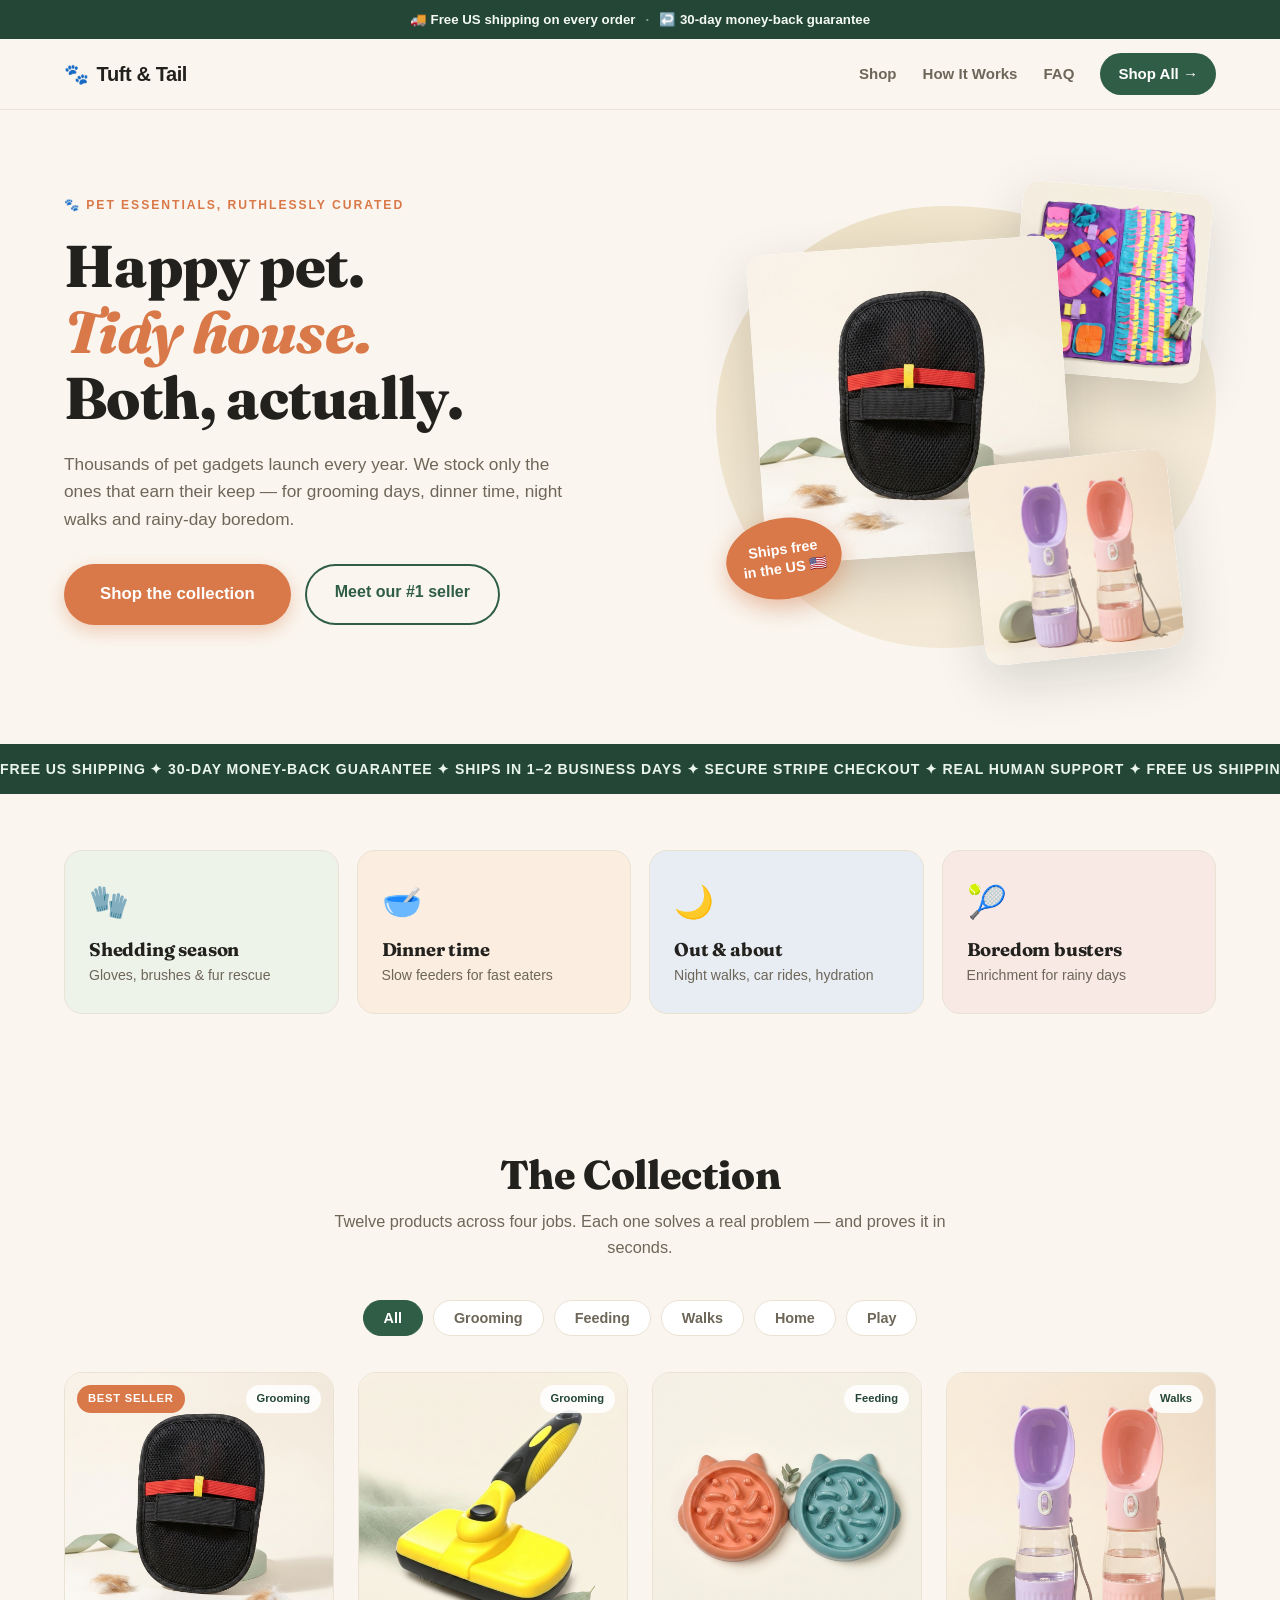
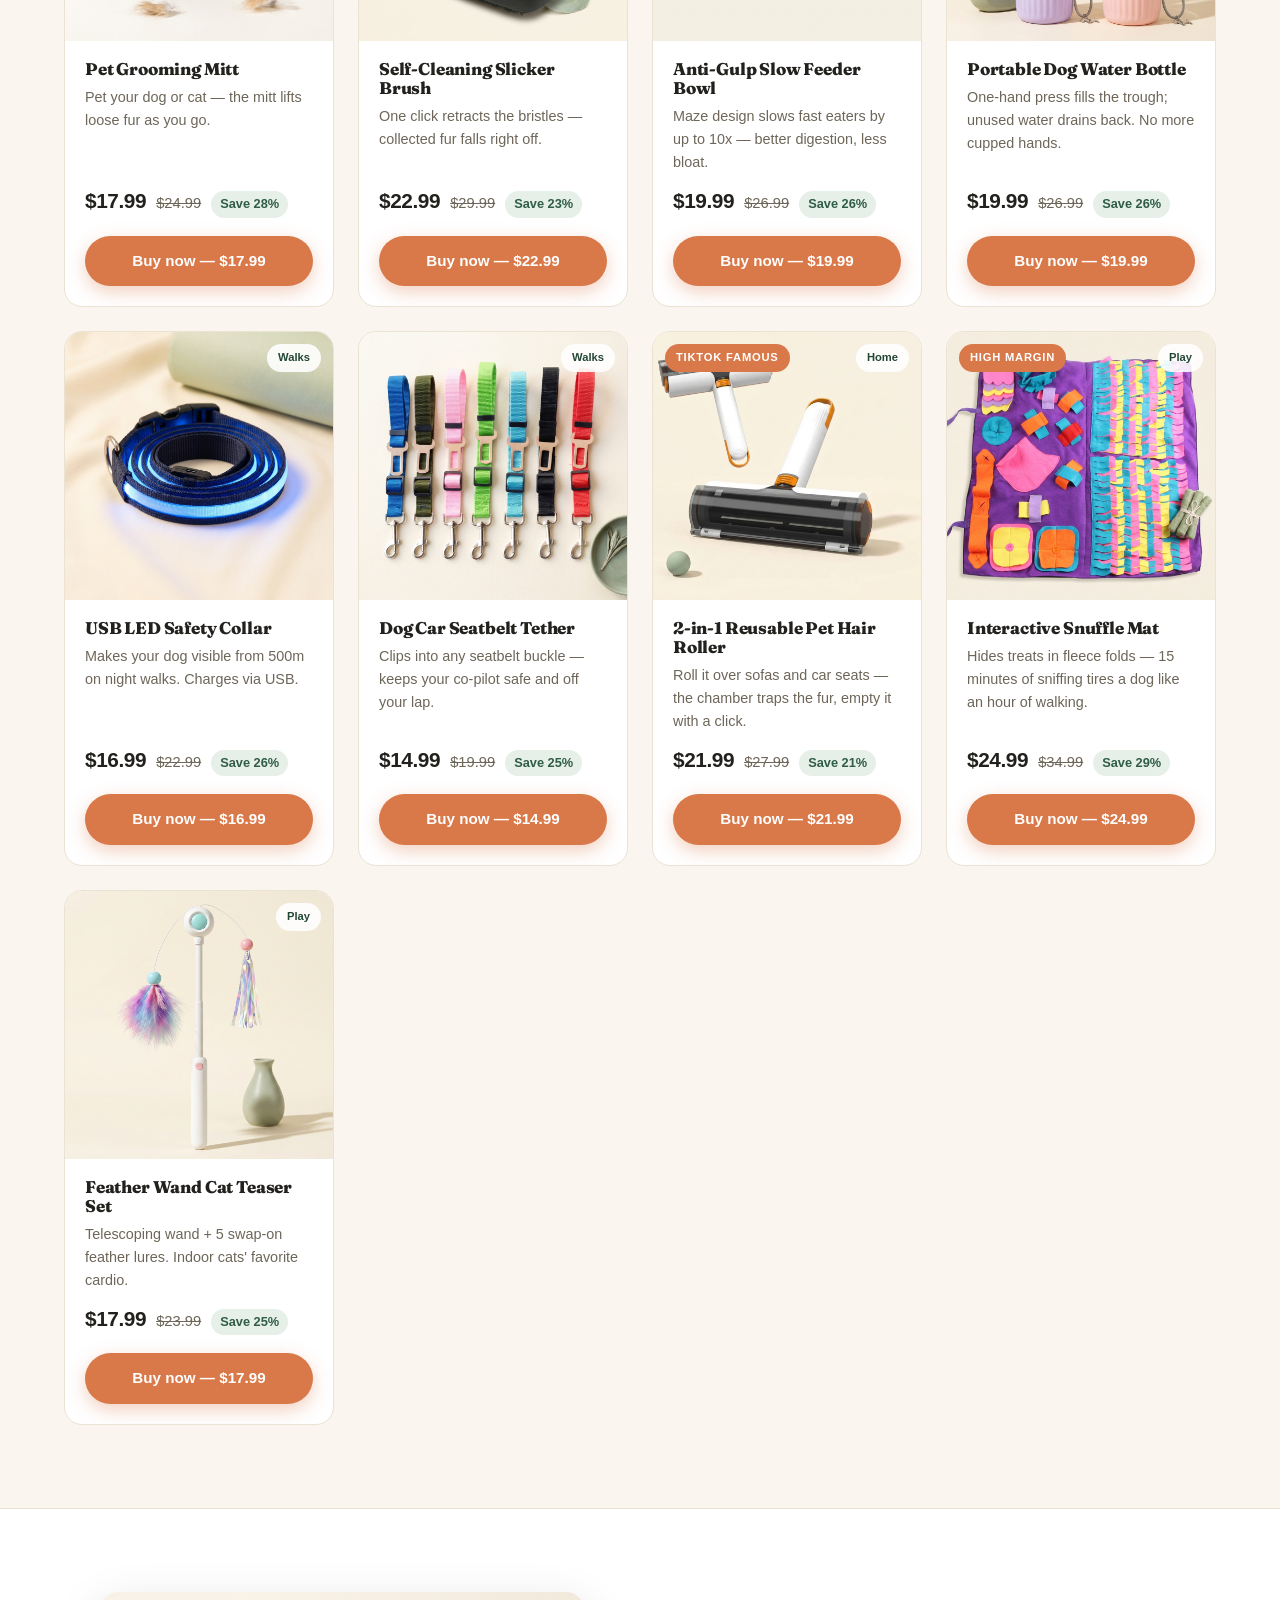
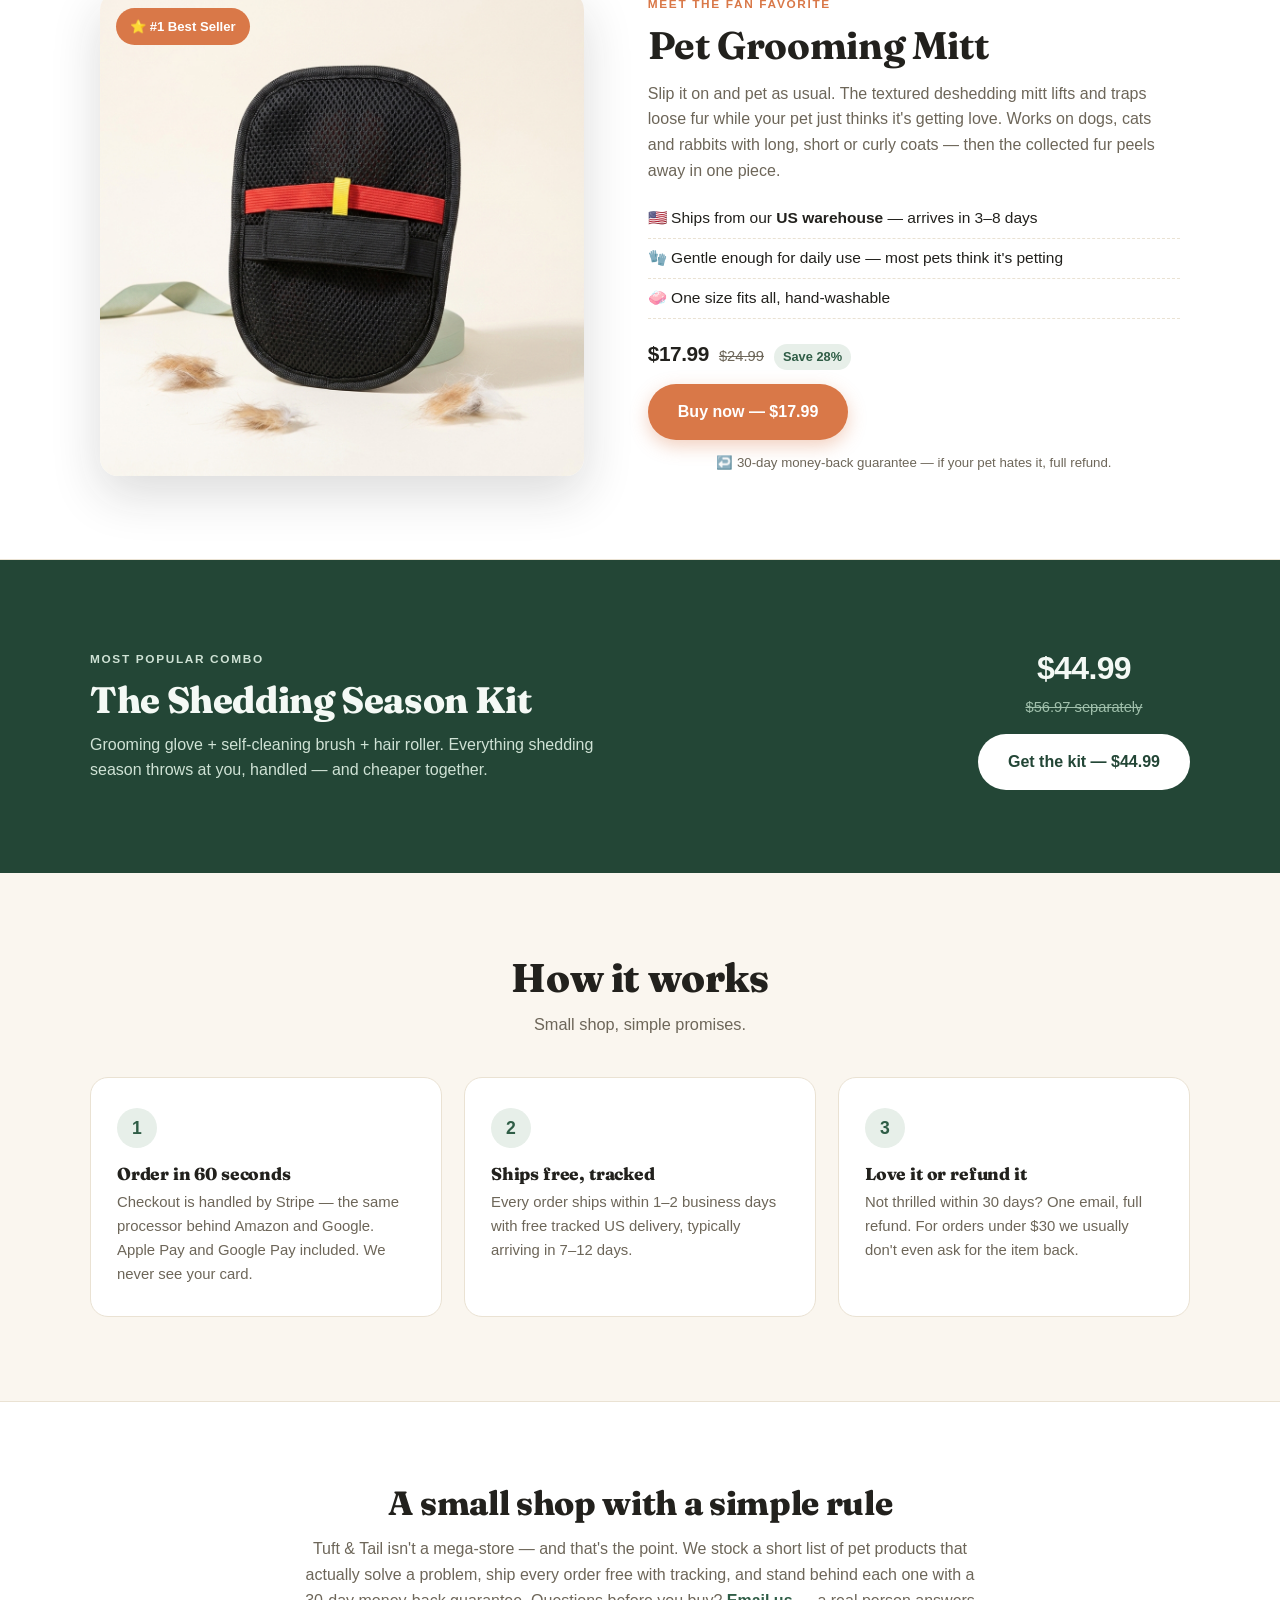
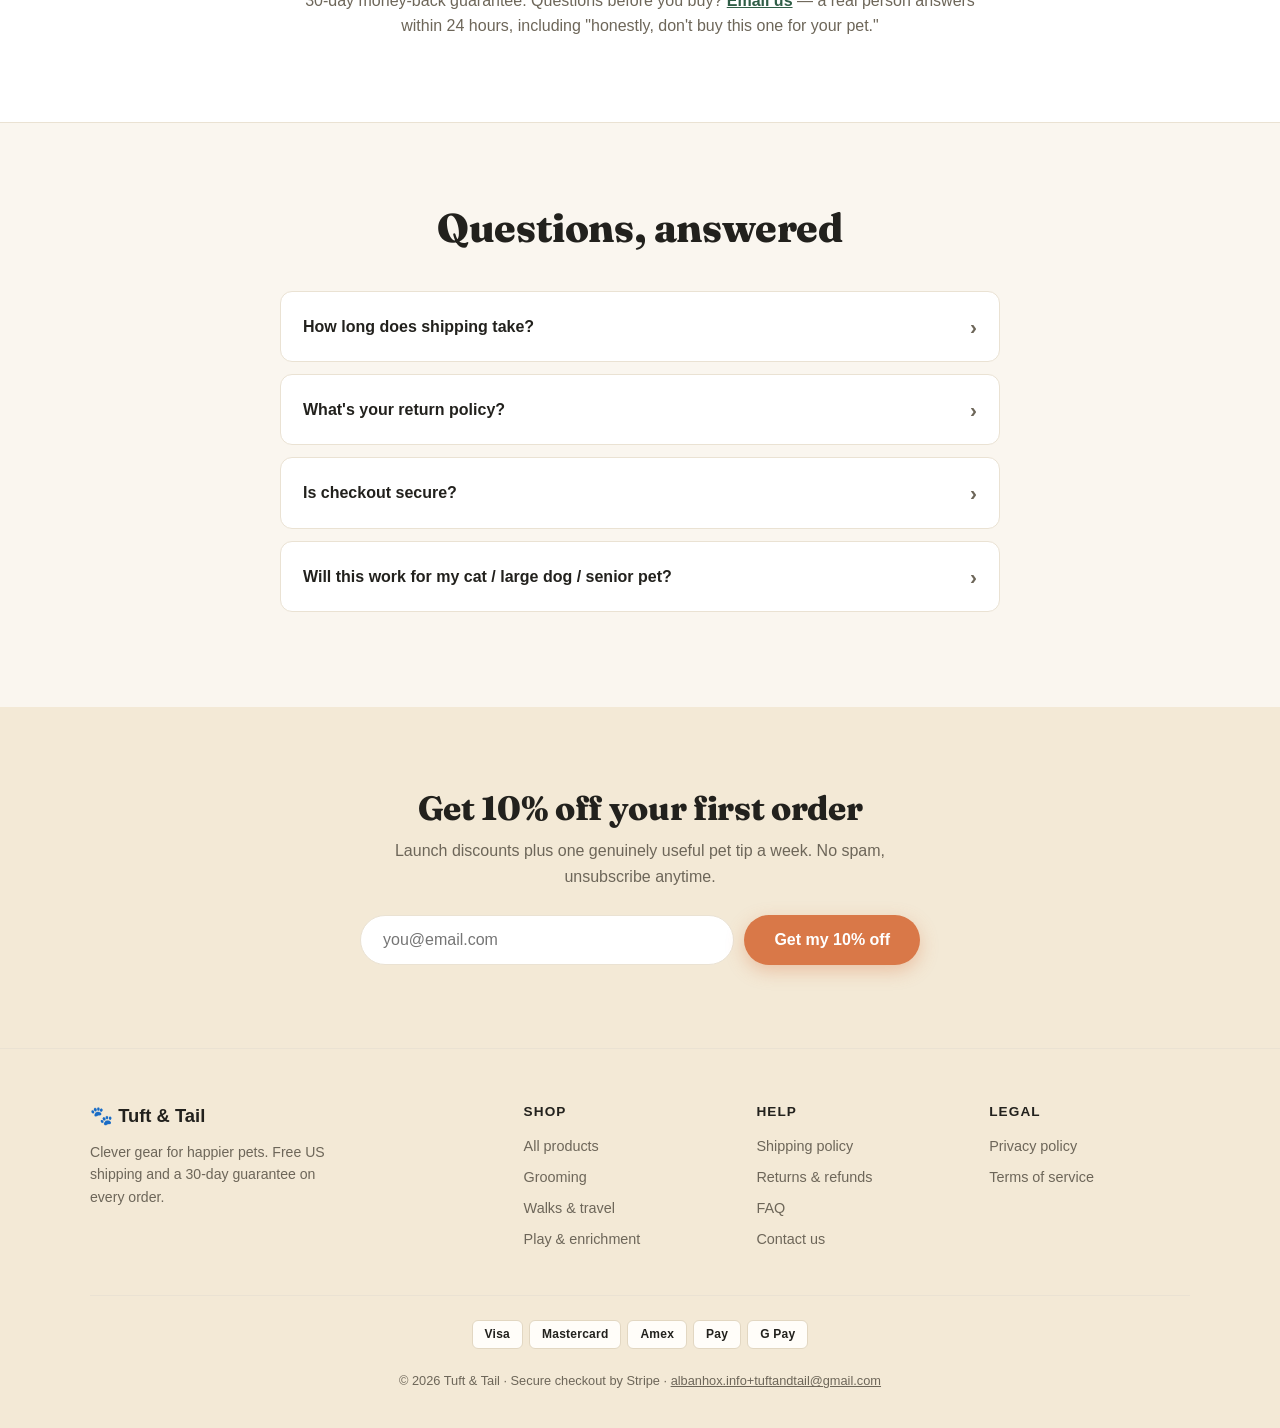
<file: index.html>
<!DOCTYPE html>
<html lang="en">
<head>
  <meta charset="UTF-8" />
  <meta name="viewport" content="width=device-width, initial-scale=1.0" />
  <title>Tuft &amp; Tail — Clever Gear for Happier Pets</title>
  <meta name="description" content="12 tested pet essentials: grooming, feeding, walks, play. Free US shipping and a 30-day guarantee on every order." />
  <link rel="preconnect" href="https://fonts.googleapis.com" />
  <link rel="preconnect" href="https://fonts.gstatic.com" crossorigin />
  <link href="https://fonts.googleapis.com/css2?family=Fraunces:opsz,wght@9..144,600;9..144,700;9..144,800&display=swap" rel="stylesheet" />
  <link rel="stylesheet" href="assets/css/style.css" />
  <link rel="icon" href="data:image/svg+xml,<svg xmlns='http://www.w3.org/2000/svg' viewBox='0 0 100 100'><text y='.9em' font-size='90'>🐾</text></svg>" />
</head>
<body>

  <div class="announcement"><span>🚚 Free US shipping on every order</span><span class="dot">·</span><span>↩️ 30-day money-back guarantee</span></div>

  <header class="site-header" id="top">
    <a class="logo" href="#top"><span class="logo-mark">🐾</span><span class="logo-name">Tuft &amp; Tail</span></a>
    <nav>
      <a href="#products">Shop</a>
      <a href="#how">How It Works</a>
      <a href="#faq">FAQ</a>
      <a class="nav-cta" href="#products">Shop All →</a>
    </nav>
  </header>

  <section class="hero">
    <div class="hero-copy">
      <p class="hero-kicker">🐾 Pet essentials, ruthlessly curated</p>
      <h1>Happy pet.<br /><em>Tidy house.</em><br />Both, actually.</h1>
      <p class="hero-sub">Thousands of pet gadgets launch every year. We stock only the ones that earn their keep — for grooming days, dinner time, night walks and rainy-day boredom.</p>
      <div class="hero-actions">
        <a class="btn btn-primary btn-lg" href="#products">Shop the collection</a>
        <a class="btn btn-ghost" href="#bestseller">Meet our #1 seller</a>
      </div>
    </div>
    <div class="hero-art">
      <div class="collage">
        <figure class="collage-item ci-main">
          <img src="assets/img/photos/grooming-glove.jpg" alt="Pet grooming glove" onerror="this.onerror=null;this.src='assets/img/grooming-glove.svg'" />
        </figure>
        <figure class="collage-item ci-top">
          <img src="assets/img/photos/snuffle-mat.jpg" alt="Snuffle mat" onerror="this.onerror=null;this.src='assets/img/snuffle-mat.svg'" />
        </figure>
        <figure class="collage-item ci-bottom">
          <img src="assets/img/photos/water-bottle.jpg" alt="Portable dog water bottle" onerror="this.onerror=null;this.src='assets/img/water-bottle.svg'" />
        </figure>
        <div class="collage-sticker">Ships free<br />in the US 🇺🇸</div>
      </div>
    </div>
  </section>

  <div class="marquee" aria-hidden="true">
    <div class="marquee-track">
      <span>Free US shipping ✦ 30-day money-back guarantee ✦ Ships in 1–2 business days ✦ Secure Stripe checkout ✦ Real human support ✦ </span><span>Free US shipping ✦ 30-day money-back guarantee ✦ Ships in 1–2 business days ✦ Secure Stripe checkout ✦ Real human support ✦ </span>
    </div>
  </div>

  <section class="needs-section">
    <div class="needs-grid">
      <a class="need-tile nt-grooming" href="#products" data-cat="Grooming"><span class="need-emoji">🧤</span><h3>Shedding season</h3><p>Gloves, brushes &amp; fur rescue</p></a>
      <a class="need-tile nt-feeding" href="#products" data-cat="Feeding"><span class="need-emoji">🥣</span><h3>Dinner time</h3><p>Slow feeders for fast eaters</p></a>
      <a class="need-tile nt-walks" href="#products" data-cat="Walks"><span class="need-emoji">🌙</span><h3>Out &amp; about</h3><p>Night walks, car rides, hydration</p></a>
      <a class="need-tile nt-play" href="#products" data-cat="Play"><span class="need-emoji">🎾</span><h3>Boredom busters</h3><p>Enrichment for rainy days</p></a>
    </div>
  </section>

  <main>
    <section id="products" class="products-section">
      <div class="section-head">
        <h2>The Collection</h2>
        <p class="section-sub">Twelve products across four jobs. Each one solves a real problem — and proves it in seconds.</p>
      </div>
      <div class="filter-bar" id="filter-bar" role="tablist" aria-label="Filter products by category"></div>
      <div class="product-grid" id="product-grid"><!-- rendered by app.js --></div>
    </section>

    <section id="bestseller" class="spotlight-section">
      <div class="spotlight" id="spotlight"><!-- rendered by app.js --></div>
    </section>

    <section class="bundle-banner">
      <div class="bundle-inner">
        <div>
          <p class="bundle-kicker">Most popular combo</p>
          <h2>The Shedding Season Kit</h2>
          <p>Grooming glove + self-cleaning brush + hair roller. Everything shedding season throws at you, handled — and cheaper together.</p>
        </div>
        <div class="bundle-cta">
          <div class="bundle-price"><span class="price">$44.99</span><span class="compare-at">$56.97 separately</span></div>
          <a class="btn btn-light" id="bundle-btn" href="#products">Coming soon</a>
        </div>
      </div>
    </section>

    <section id="how" class="how-section">
      <div class="section-head">
        <h2>How it works</h2>
        <p class="section-sub">Small shop, simple promises.</p>
      </div>
      <div class="how-grid">
        <div class="how-card"><span class="how-num">1</span><h3>Order in 60 seconds</h3><p>Checkout is handled by Stripe — the same processor behind Amazon and Google. Apple&nbsp;Pay and Google&nbsp;Pay included. We never see your card.</p></div>
        <div class="how-card"><span class="how-num">2</span><h3>Ships free, tracked</h3><p>Every order ships within 1–2 business days with free tracked US delivery, typically arriving in 7–12 days.</p></div>
        <div class="how-card"><span class="how-num">3</span><h3>Love it or refund it</h3><p>Not thrilled within 30 days? One email, full refund. For orders under $30 we usually don't even ask for the item back.</p></div>
      </div>
    </section>

    <section class="about-section">
      <div class="about-inner">
        <h2>A small shop with a simple rule</h2>
        <p>Tuft &amp; Tail isn't a mega-store — and that's the point. We stock a short list of pet products that actually solve a problem, ship every order free with tracking, and stand behind each one with a 30-day money-back guarantee. Questions before you buy? <a href="policies.html#contact">Email us</a> — a real person answers within 24 hours, including "honestly, don't buy this one for your pet."</p>
      </div>
    </section>

    <section id="faq" class="faq-section">
      <div class="section-head"><h2>Questions, answered</h2></div>
      <div class="faq-list">
        <details><summary>How long does shipping take?<span class="chev">›</span></summary><p>Orders are processed within 1–2 business days and arrive in 7–12 business days with free tracked US shipping. You'll get a tracking number by email as soon as your order ships.</p></details>
        <details><summary>What's your return policy?<span class="chev">›</span></summary><p>If you're not happy within 30 days of delivery, email us and we'll refund you. For orders under $30 we usually don't even ask you to ship it back.</p></details>
        <details><summary>Is checkout secure?<span class="chev">›</span></summary><p>Yes — payments are processed by Stripe. We never see or store your card details, and every page is served over HTTPS.</p></details>
        <details><summary>Will this work for my cat / large dog / senior pet?<span class="chev">›</span></summary><p>Product pages list sizing and suitability. Not sure? Email us with your pet's breed and we'll give you a straight answer — including "don't buy this one."</p></details>
      </div>
    </section>

    <section class="email-section">
      <div class="email-inner">
        <h2>Get 10% off your first order</h2>
        <p>Launch discounts plus one genuinely useful pet tip a week. No spam, unsubscribe anytime.</p>
        <!-- Create a free form at formspree.io and paste your endpoint below -->
        <form class="email-form" action="https://formspree.io/f/YOUR_FORM_ID" method="POST">
          <input type="email" name="email" placeholder="you@email.com" required aria-label="Email address" />
          <button class="btn btn-primary" type="submit">Get my 10% off</button>
        </form>
      </div>
    </section>
  </main>

  <footer class="site-footer">
    <div class="footer-grid">
      <div class="footer-col footer-about">
        <div class="footer-brand">🐾 <strong>Tuft &amp; Tail</strong></div>
        <p>Clever gear for happier pets. Free US shipping and a 30-day guarantee on every order.</p>
      </div>
      <div class="footer-col">
        <h4>Shop</h4>
        <a href="#products">All products</a>
        <a href="#products">Grooming</a>
        <a href="#products">Walks &amp; travel</a>
        <a href="#products">Play &amp; enrichment</a>
      </div>
      <div class="footer-col">
        <h4>Help</h4>
        <a href="policies.html#shipping">Shipping policy</a>
        <a href="policies.html#returns">Returns &amp; refunds</a>
        <a href="#faq">FAQ</a>
        <a href="policies.html#contact">Contact us</a>
      </div>
      <div class="footer-col">
        <h4>Legal</h4>
        <a href="policies.html#privacy">Privacy policy</a>
        <a href="policies.html#terms">Terms of service</a>
      </div>
    </div>
    <div class="footer-bottom">
      <span class="pay-chip">Visa</span><span class="pay-chip">Mastercard</span><span class="pay-chip">Amex</span><span class="pay-chip"> Pay</span><span class="pay-chip">G&nbsp;Pay</span>
      <p class="footer-fine">© 2026 Tuft &amp; Tail · Secure checkout by Stripe · <a href="mailto:albanhox.info+tuftandtail@gmail.com">albanhox.info+tuftandtail@gmail.com</a></p>
    </div>
  </footer>

  <!-- Product detail modal -->
  <div class="modal-backdrop" id="modal-backdrop" hidden>
    <div class="modal" role="dialog" aria-modal="true" id="modal"><!-- rendered by app.js --></div>
  </div>

  <script src="products.js"></script>
  <script src="assets/js/app.js"></script>
</body>
</html>
</file>
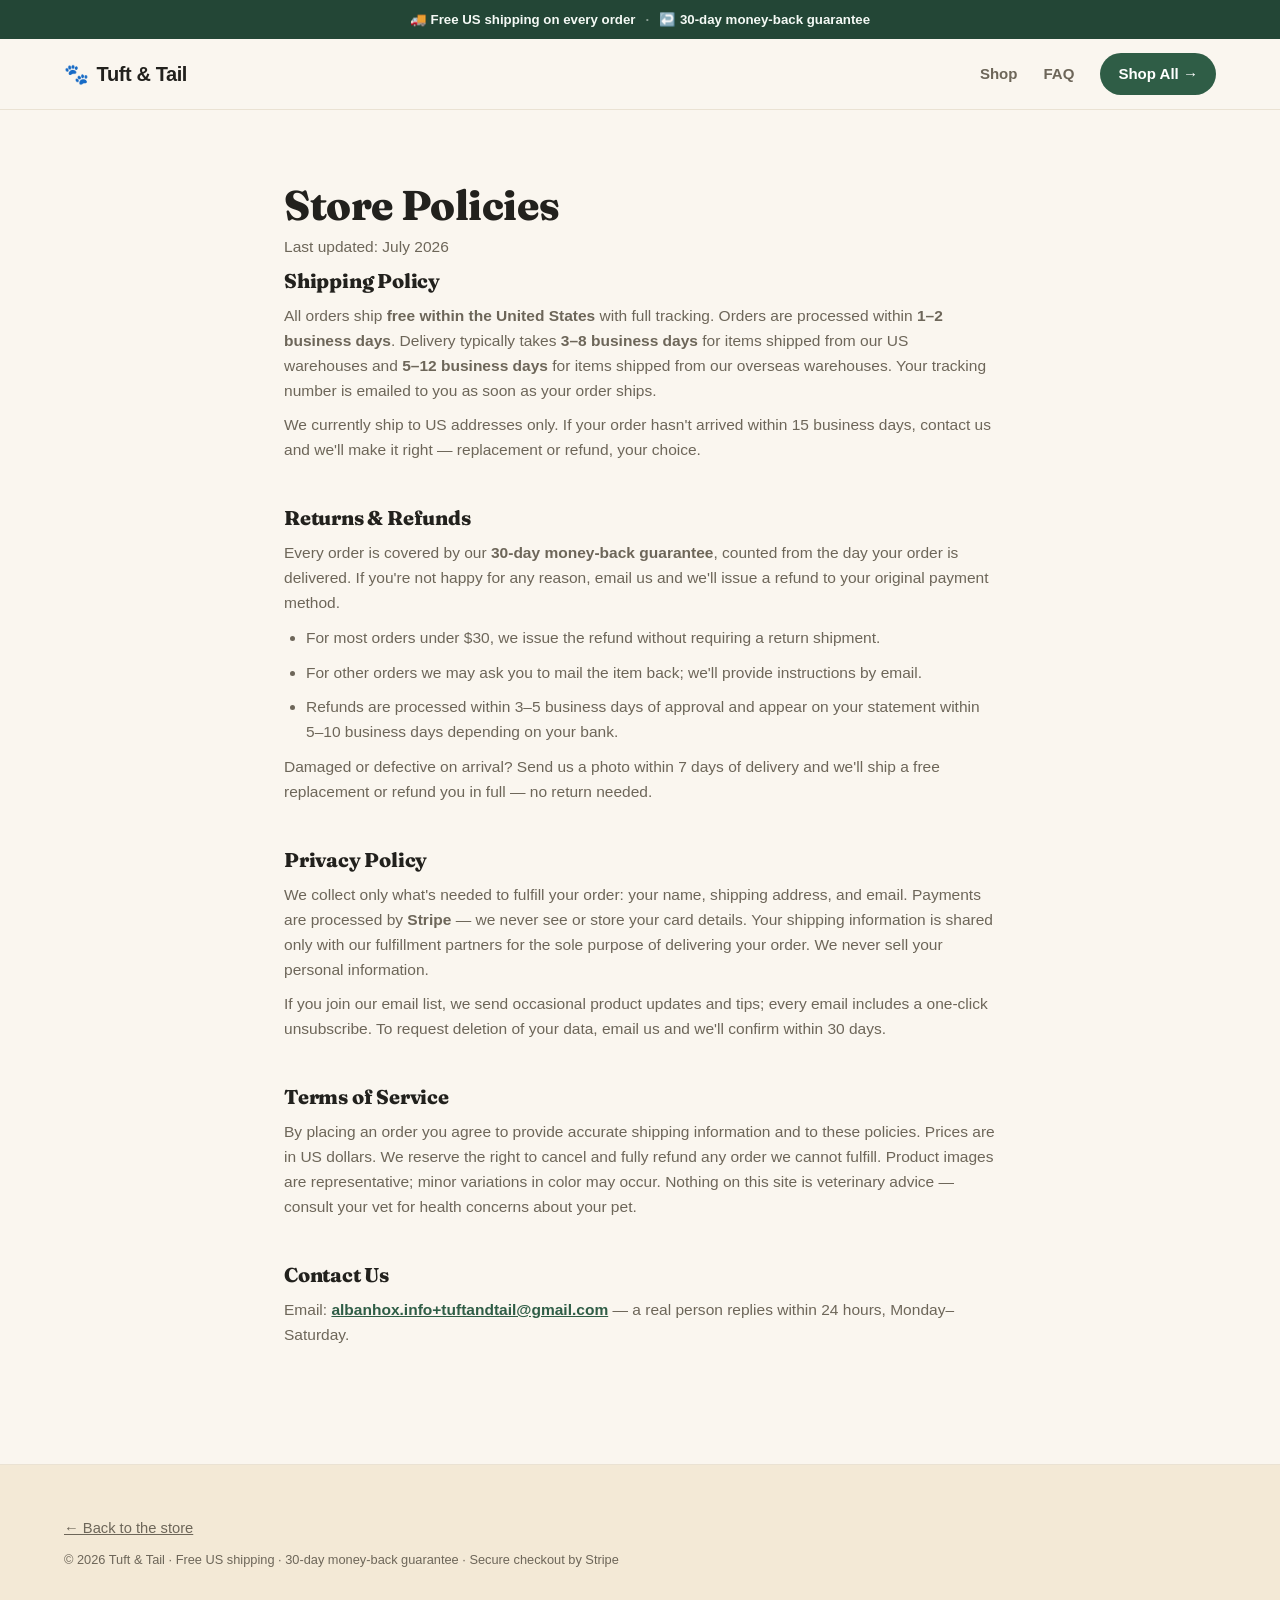
<file: policies.html>
<!DOCTYPE html>
<html lang="en">
<head>
  <meta charset="UTF-8" />
  <meta name="viewport" content="width=device-width, initial-scale=1.0" />
  <title>Policies — Tuft &amp; Tail</title>
  <meta name="description" content="Tuft &amp; Tail shipping, returns, privacy and terms." />
  <link rel="preconnect" href="https://fonts.googleapis.com" />
  <link rel="preconnect" href="https://fonts.gstatic.com" crossorigin />
  <link href="https://fonts.googleapis.com/css2?family=Fraunces:opsz,wght@9..144,600;9..144,700;9..144,800&display=swap" rel="stylesheet" />
  <link rel="stylesheet" href="assets/css/style.css" />
  <link rel="icon" href="data:image/svg+xml,<svg xmlns='http://www.w3.org/2000/svg' viewBox='0 0 100 100'><text y='.9em' font-size='90'>🐾</text></svg>" />
</head>
<body>

  <div class="announcement"><span>🚚 Free US shipping on every order</span><span class="dot">·</span><span>↩️ 30-day money-back guarantee</span></div>

  <header class="site-header">
    <a class="logo" href="index.html"><span class="logo-mark">🐾</span><span class="logo-name">Tuft &amp; Tail</span></a>
    <nav>
      <a href="index.html#products">Shop</a>
      <a href="index.html#faq">FAQ</a>
      <a class="nav-cta" href="index.html#products">Shop All →</a>
    </nav>
  </header>

  <main class="policy-page">
    <h1>Store Policies</h1>
    <p class="policy-updated">Last updated: July 2026</p>

    <section id="shipping">
      <h2>Shipping Policy</h2>
      <p>All orders ship <strong>free within the United States</strong> with full tracking. Orders are processed within <strong>1–2 business days</strong>. Delivery typically takes <strong>3–8 business days</strong> for items shipped from our US warehouses and <strong>5–12 business days</strong> for items shipped from our overseas warehouses. Your tracking number is emailed to you as soon as your order ships.</p>
      <p>We currently ship to US addresses only. If your order hasn't arrived within 15 business days, contact us and we'll make it right — replacement or refund, your choice.</p>
    </section>

    <section id="returns">
      <h2>Returns &amp; Refunds</h2>
      <p>Every order is covered by our <strong>30-day money-back guarantee</strong>, counted from the day your order is delivered. If you're not happy for any reason, email us and we'll issue a refund to your original payment method.</p>
      <ul>
        <li>For most orders under $30, we issue the refund without requiring a return shipment.</li>
        <li>For other orders we may ask you to mail the item back; we'll provide instructions by email.</li>
        <li>Refunds are processed within 3–5 business days of approval and appear on your statement within 5–10 business days depending on your bank.</li>
      </ul>
      <p>Damaged or defective on arrival? Send us a photo within 7 days of delivery and we'll ship a free replacement or refund you in full — no return needed.</p>
    </section>

    <section id="privacy">
      <h2>Privacy Policy</h2>
      <p>We collect only what's needed to fulfill your order: your name, shipping address, and email. Payments are processed by <strong>Stripe</strong> — we never see or store your card details. Your shipping information is shared only with our fulfillment partners for the sole purpose of delivering your order. We never sell your personal information.</p>
      <p>If you join our email list, we send occasional product updates and tips; every email includes a one-click unsubscribe. To request deletion of your data, email us and we'll confirm within 30 days.</p>
    </section>

    <section id="terms">
      <h2>Terms of Service</h2>
      <p>By placing an order you agree to provide accurate shipping information and to these policies. Prices are in US dollars. We reserve the right to cancel and fully refund any order we cannot fulfill. Product images are representative; minor variations in color may occur. Nothing on this site is veterinary advice — consult your vet for health concerns about your pet.</p>
    </section>

    <section id="contact">
      <h2>Contact Us</h2>
      <p>Email: <a href="mailto:albanhox.info+tuftandtail@gmail.com">albanhox.info+tuftandtail@gmail.com</a> — a real person replies within 24 hours, Monday–Saturday.</p>
    </section>
  </main>

  <footer class="site-footer">
    <p><a href="index.html">← Back to the store</a></p>
    <p class="footer-fine">© 2026 Tuft &amp; Tail · Free US shipping · 30-day money-back guarantee · Secure checkout by Stripe</p>
  </footer>

</body>
</html>
</file>
<file: assets/css/style.css>
/* ============ PawHaven storefront — v2 ============ */
/* System font stack only: zero external requests, instant render. */
:root {
  --bg: #faf6ef;
  --surface: #ffffff;
  --ink: #22211d;
  --ink-soft: #6d6659;
  --green: #2f5d46;
  --green-deep: #234636;
  --green-soft: #e7efe9;
  --terra: #d97848;
  --terra-dark: #c9662e;
  --sand: #f3e9d6;
  --line: #eae2d3;
  --radius: 18px;
  --radius-sm: 12px;
  --shadow: 0 2px 10px rgba(34, 33, 29, 0.06);
  --shadow-lg: 0 18px 50px rgba(34, 33, 29, 0.16);
  --font: -apple-system, BlinkMacSystemFont, "Segoe UI", Roboto, "Helvetica Neue", Arial, sans-serif;
}

* { margin: 0; padding: 0; box-sizing: border-box; }
html { scroll-behavior: smooth; }
body { font-family: var(--font); background: var(--bg); color: var(--ink); line-height: 1.6; -webkit-font-smoothing: antialiased; }
h1, h2, h3 { font-family: "Fraunces", Georgia, serif; line-height: 1.12; letter-spacing: -0.01em; }
img { max-width: 100%; display: block; }
a { color: inherit; }

/* --- announcement --- */
.announcement { background: var(--green-deep); color: #f4f9f5; text-align: center; font-size: 0.83rem; font-weight: 600; padding: 9px 16px; display: flex; gap: 10px; justify-content: center; flex-wrap: wrap; }
.announcement .dot { opacity: 0.5; }

/* --- header --- */
.site-header {
  display: flex; justify-content: space-between; align-items: center;
  padding: 14px clamp(16px, 5vw, 72px);
  position: sticky; top: 0; z-index: 50;
  background: rgba(250, 246, 239, 0.92);
  backdrop-filter: blur(10px);
  border-bottom: 1px solid var(--line);
}
.logo { display: flex; align-items: center; gap: 8px; font-size: 1.25rem; font-weight: 800; text-decoration: none; letter-spacing: -0.02em; }
.site-header nav { display: flex; gap: 26px; align-items: center; }
.site-header nav a { text-decoration: none; font-weight: 600; font-size: 0.94rem; color: var(--ink-soft); }
.site-header nav a:hover { color: var(--green); }
.nav-cta { background: var(--green); color: #fff !important; padding: 9px 18px; border-radius: 999px; font-weight: 700 !important; }
.nav-cta:hover { background: var(--green-deep); }

/* --- buttons --- */
.btn { display: inline-block; padding: 15px 30px; border-radius: 999px; font-weight: 700; font-size: 1rem; text-decoration: none; border: none; cursor: pointer; font-family: inherit; transition: transform 0.15s, box-shadow 0.15s, background 0.15s; text-align: center; }
.btn-primary { background: var(--terra); color: #fff; box-shadow: 0 6px 18px rgba(217, 120, 72, 0.35); }
.btn-primary:hover { background: var(--terra-dark); transform: translateY(-2px); }
.btn-ghost { background: transparent; color: var(--green); box-shadow: inset 0 0 0 2px var(--green); }
.btn-ghost:hover { background: var(--green-soft); }
.btn-light { background: #fff; color: var(--green-deep); }
.btn-light:hover { transform: translateY(-2px); box-shadow: var(--shadow-lg); }
.btn-disabled { background: var(--line); color: var(--ink-soft); cursor: not-allowed; box-shadow: none; }

/* --- hero --- */
.hero { display: grid; grid-template-columns: 1.1fr 0.9fr; gap: 40px; align-items: center; padding: clamp(40px, 6vw, 88px) clamp(16px, 5vw, 72px); max-width: 1280px; margin: 0 auto; }
.hero-kicker { text-transform: uppercase; letter-spacing: 0.16em; font-size: 0.76rem; font-weight: 800; color: var(--terra); margin-bottom: 18px; }
.hero h1 { font-size: clamp(2.2rem, 4.6vw, 3.7rem); font-weight: 800; margin-bottom: 20px; }
.hero h1 .accent { color: var(--green); }
.hero-sub { font-size: 1.08rem; color: var(--ink-soft); max-width: 520px; margin-bottom: 30px; }
.hero-actions { display: flex; gap: 14px; flex-wrap: wrap; margin-bottom: 34px; }
.hero-trust { display: flex; gap: 28px; list-style: none; flex-wrap: wrap; color: var(--ink-soft); font-size: 0.9rem; }
.hero-trust strong { color: var(--ink); }

.hero h1 em { color: var(--terra); font-style: italic; }
.btn-lg { padding: 17px 36px; font-size: 1.05rem; }

.hero-art { position: relative; }
.collage { position: relative; height: 480px; }
.collage::before { content: ""; position: absolute; inset: 4% 0; background: radial-gradient(circle at 30% 25%, #ecdfc4, var(--sand) 70%); border-radius: 46% 54% 55% 45% / 48% 44% 56% 52%; }
.collage-item { position: absolute; margin: 0; background: #fff; border-radius: var(--radius); box-shadow: var(--shadow-lg); overflow: hidden; }
.collage-item img { width: 100%; height: 100%; object-fit: cover; display: block; }
.ci-main { width: 62%; aspect-ratio: 1/1; top: 12%; left: 8%; transform: rotate(-4deg); z-index: 2; }
.ci-top { width: 38%; aspect-ratio: 1/1; top: 0; right: 2%; transform: rotate(5deg); z-index: 1; }
.ci-bottom { width: 40%; aspect-ratio: 1/1; bottom: 2%; right: 8%; transform: rotate(-6deg); z-index: 3; }
.collage-sticker {
  position: absolute; z-index: 4; bottom: 14%; left: 2%;
  background: var(--terra); color: #fff; font-weight: 800; font-size: 0.9rem;
  text-align: center; line-height: 1.3; padding: 22px 16px;
  border-radius: 50%; transform: rotate(-8deg);
  box-shadow: 0 8px 24px rgba(217, 120, 72, 0.45);
}

/* --- marquee --- */
.marquee { overflow: hidden; background: var(--green-deep); color: #e9f4ec; padding: 12px 0; white-space: nowrap; }
.marquee-track { display: inline-block; animation: marquee 28s linear infinite; }
.marquee-track span { font-weight: 700; font-size: 0.88rem; letter-spacing: 0.06em; text-transform: uppercase; }
@keyframes marquee { from { transform: translateX(0); } to { transform: translateX(-50%); } }

/* --- shop by need tiles --- */
.needs-section { padding: clamp(36px, 5vw, 56px) clamp(16px, 5vw, 72px); }
.needs-grid { display: grid; grid-template-columns: repeat(auto-fit, minmax(220px, 1fr)); gap: 18px; max-width: 1240px; margin: 0 auto; }
.need-tile { display: block; text-decoration: none; border-radius: var(--radius); padding: 26px 24px; border: 1px solid var(--line); transition: transform 0.16s, box-shadow 0.16s; }
.need-tile:hover { transform: translateY(-4px); box-shadow: var(--shadow-lg); }
.need-emoji { font-size: 2rem; display: block; margin-bottom: 12px; }
.need-tile h3 { font-size: 1.15rem; margin-bottom: 4px; }
.need-tile p { color: var(--ink-soft); font-size: 0.88rem; }
.nt-grooming { background: #eef3ea; }
.nt-feeding { background: #fbeee0; }
.nt-walks { background: #e8edf3; }
.nt-play { background: #f8e9e4; }

/* --- trust strip --- */
.trust-strip { display: flex; gap: 8px; justify-content: center; align-items: center; flex-wrap: wrap; padding: 14px 20px; border-block: 1px solid var(--line); background: var(--sand); }
.pay-label { font-size: 0.82rem; color: var(--ink-soft); font-weight: 600; margin: 0 4px; }
.pay-chip { display: inline-block; padding: 4px 12px; border: 1px solid #e2d7c2; border-radius: 6px; font-size: 0.75rem; font-weight: 800; color: var(--ink); background: #fffdf9; letter-spacing: 0.02em; }

/* --- spotlight --- */
.spotlight-section { background: var(--surface); border-block: 1px solid var(--line); }
.spotlight { max-width: 1080px; margin: 0 auto; display: grid; grid-template-columns: 1fr 1.1fr; gap: clamp(28px, 5vw, 64px); align-items: center; }
.spotlight-media { position: relative; border-radius: var(--radius); overflow: hidden; box-shadow: var(--shadow-lg); }
.spotlight-media img { width: 100%; aspect-ratio: 1/1; object-fit: cover; display: block; }
.spotlight-flag { position: absolute; top: 16px; left: 16px; background: var(--terra); color: #fff; font-weight: 800; font-size: 0.82rem; padding: 8px 14px; border-radius: 999px; }
.spotlight-kicker { text-transform: uppercase; letter-spacing: 0.14em; font-size: 0.74rem; font-weight: 800; color: var(--terra); margin-bottom: 10px; }
.spotlight-body h2 { font-size: clamp(1.7rem, 3.4vw, 2.4rem); margin-bottom: 14px; }
.spotlight-desc { color: var(--ink-soft); margin-bottom: 16px; }
.spotlight-list { list-style: none; margin-bottom: 18px; }
.spotlight-list li { padding: 7px 0; font-size: 0.97rem; border-bottom: 1px dashed var(--line); }
.spotlight-body .product-pricing { margin-bottom: 14px; }
.spotlight-body .btn { margin-bottom: 12px; }

/* --- sections --- */
main section { padding: clamp(48px, 6.5vw, 92px) clamp(16px, 5vw, 72px); }
.section-head { text-align: center; max-width: 640px; margin: 0 auto 40px; }
.section-head h2 { font-size: clamp(1.7rem, 3.4vw, 2.5rem); font-weight: 800; margin-bottom: 10px; }
.section-sub { color: var(--ink-soft); font-size: 1.02rem; }

/* --- filter bar --- */
.filter-bar { display: flex; gap: 10px; justify-content: center; flex-wrap: wrap; margin-bottom: 36px; }
.filter-chip { padding: 9px 20px; border-radius: 999px; border: 1.5px solid var(--line); background: var(--surface); font-family: inherit; font-weight: 700; font-size: 0.9rem; color: var(--ink-soft); cursor: pointer; transition: all 0.15s; }
.filter-chip:hover { border-color: var(--green); color: var(--green); }
.filter-chip.active { background: var(--green); border-color: var(--green); color: #fff; }

/* --- product grid --- */
.product-grid { display: grid; grid-template-columns: repeat(auto-fill, minmax(262px, 1fr)); gap: 24px; max-width: 1240px; margin: 0 auto; }
.product-card { background: var(--surface); border: 1px solid var(--line); border-radius: var(--radius); overflow: hidden; cursor: pointer; transition: transform 0.18s, box-shadow 0.18s; display: flex; flex-direction: column; }
.product-card:hover { transform: translateY(-5px); box-shadow: var(--shadow-lg); }
.product-media { aspect-ratio: 4 / 3; position: relative; background: linear-gradient(150deg, var(--sand), var(--green-soft)); }
.product-media img { width: 100%; height: 100%; object-fit: cover; }
.product-badge { position: absolute; top: 12px; left: 12px; background: var(--terra); color: #fff; font-size: 0.7rem; font-weight: 800; text-transform: uppercase; letter-spacing: 0.07em; padding: 5px 11px; border-radius: 999px; }
.product-cat { position: absolute; top: 12px; right: 12px; background: rgba(255,255,255,0.88); color: var(--green-deep); font-size: 0.7rem; font-weight: 800; padding: 5px 11px; border-radius: 999px; }
.product-body { padding: 18px 20px 20px; display: flex; flex-direction: column; gap: 8px; flex: 1; }
.product-body h3 { font-size: 1.06rem; font-weight: 800; }
.product-rating { color: var(--terra); font-size: 0.85rem; font-weight: 700; }
.product-rating .count { color: var(--ink-soft); font-weight: 600; }
.product-short { color: var(--ink-soft); font-size: 0.9rem; flex: 1; }
.product-pricing { display: flex; align-items: baseline; gap: 10px; margin-top: 2px; }
.price { font-weight: 800; font-size: 1.3rem; letter-spacing: -0.02em; }
.compare-at { color: var(--ink-soft); text-decoration: line-through; font-size: 0.92rem; }
.save-tag { color: var(--green); font-weight: 800; font-size: 0.8rem; background: var(--green-soft); padding: 3px 9px; border-radius: 999px; }
.product-body .btn { width: 100%; margin-top: 10px; padding: 13px; font-size: 0.95rem; }

/* --- bundle banner --- */
.bundle-banner { background: var(--green-deep); color: #f4f9f5; }
.bundle-inner { max-width: 1100px; margin: 0 auto; display: flex; gap: 40px; align-items: center; justify-content: space-between; flex-wrap: wrap; }
.bundle-kicker { text-transform: uppercase; letter-spacing: 0.14em; font-size: 0.74rem; font-weight: 800; color: #a8d5b8; margin-bottom: 10px; }
.bundle-inner h2 { font-size: clamp(1.6rem, 3vw, 2.3rem); font-weight: 800; margin-bottom: 12px; }
.bundle-inner p { color: #cfe2d5; max-width: 520px; }
.bundle-cta { text-align: center; }
.bundle-price { margin-bottom: 14px; }
.bundle-price .price { font-size: 2rem; display: block; }
.bundle-price .compare-at { color: #9fbfab; }

/* --- how it works --- */
.how-grid { display: grid; grid-template-columns: repeat(auto-fit, minmax(250px, 1fr)); gap: 22px; max-width: 1100px; margin: 0 auto; }
.how-card { background: var(--surface); border: 1px solid var(--line); border-radius: var(--radius); padding: 30px 26px; }
.how-num { display: inline-grid; place-items: center; width: 40px; height: 40px; border-radius: 50%; background: var(--green-soft); color: var(--green); font-weight: 800; font-size: 1.1rem; margin-bottom: 16px; }
.how-card h3 { font-size: 1.08rem; font-weight: 800; margin-bottom: 8px; }
.how-card p { color: var(--ink-soft); font-size: 0.93rem; }

/* --- FAQ --- */
.faq-list { max-width: 720px; margin: 0 auto; }
.faq-list details { background: var(--surface); border: 1px solid var(--line); border-radius: var(--radius-sm); padding: 18px 22px; margin-bottom: 12px; }
.faq-list summary { font-weight: 700; cursor: pointer; list-style: none; display: flex; justify-content: space-between; align-items: center; gap: 12px; }
.faq-list summary::-webkit-details-marker { display: none; }
.faq-list .chev { font-size: 1.3rem; color: var(--ink-soft); transition: transform 0.2s; }
.faq-list details[open] .chev { transform: rotate(90deg); }
.faq-list details p { margin-top: 12px; color: var(--ink-soft); font-size: 0.95rem; }

/* --- email --- */
.email-section { background: var(--sand); }
.email-inner { max-width: 560px; margin: 0 auto; text-align: center; }
.email-inner h2 { font-size: clamp(1.5rem, 3vw, 2.1rem); font-weight: 800; margin-bottom: 10px; }
.email-inner p { color: var(--ink-soft); margin-bottom: 26px; }
.email-form { display: flex; gap: 10px; justify-content: center; flex-wrap: wrap; }
.email-form input { padding: 15px 22px; border-radius: 999px; border: 1.5px solid var(--line); font-family: inherit; font-size: 1rem; min-width: 250px; flex: 1; }
.email-form input:focus { outline: 2px solid var(--terra); border-color: transparent; }

/* --- about --- */
.about-section { background: var(--surface); border-block: 1px solid var(--line); }
.about-inner { max-width: 680px; margin: 0 auto; text-align: center; }
.about-inner h2 { font-size: clamp(1.5rem, 3vw, 2.1rem); font-weight: 800; margin-bottom: 14px; }
.about-inner p { color: var(--ink-soft); }
.about-inner a { color: var(--green); font-weight: 700; }

/* --- footer --- */
.site-footer { padding: 52px clamp(16px, 5vw, 72px) 36px; border-top: 1px solid var(--line); color: var(--ink-soft); font-size: 0.92rem; background: var(--sand); }
.footer-grid { display: grid; grid-template-columns: 2fr 1fr 1fr 1fr; gap: 32px; max-width: 1100px; margin: 0 auto 36px; }
.footer-about p { font-size: 0.88rem; max-width: 260px; }
.footer-brand { font-size: 1.15rem; color: var(--ink); margin-bottom: 10px; }
.footer-col h4 { color: var(--ink); font-size: 0.85rem; text-transform: uppercase; letter-spacing: 0.08em; margin-bottom: 12px; }
.footer-col a { display: block; text-decoration: none; color: var(--ink-soft); font-size: 0.9rem; margin-bottom: 8px; }
.footer-col a:hover { color: var(--green); }
.footer-bottom { text-align: center; border-top: 1px solid var(--line); padding-top: 24px; max-width: 1100px; margin: 0 auto; }
.footer-bottom .pay-chip { margin: 0 3px 12px; }
.footer-fine { font-size: 0.8rem; margin-top: 10px; }
.footer-fine a { color: inherit; }

/* --- policy page --- */
.policy-page { max-width: 760px; margin: 0 auto; padding: clamp(40px, 6vw, 72px) 24px; }
.policy-page h1 { font-size: clamp(1.9rem, 4vw, 2.6rem); font-weight: 800; margin-bottom: 6px; }
.policy-updated { color: var(--ink-soft); font-size: 0.88rem; margin-bottom: 36px; }
.policy-page section { padding: 0 0 34px; }
.policy-page h2 { font-size: 1.25rem; font-weight: 800; margin-bottom: 12px; }
.policy-page p, .policy-page li { color: var(--ink-soft); font-size: 0.97rem; margin-bottom: 10px; }
.policy-page ul { padding-left: 22px; margin-bottom: 10px; }
.policy-page a { color: var(--green); font-weight: 700; }

/* --- modal --- */
.modal-backdrop[hidden] { display: none; }
.modal-backdrop { position: fixed; inset: 0; background: rgba(34, 33, 29, 0.55); display: grid; place-items: center; padding: 20px; z-index: 100; }
.modal { background: var(--surface); border-radius: var(--radius); max-width: 840px; width: 100%; max-height: 90vh; overflow-y: auto; display: grid; grid-template-columns: 1fr 1fr; position: relative; }
.modal-gallery { display: flex; flex-direction: column; }
.modal .product-media { aspect-ratio: 1 / 1; }
.modal .modal-main img { object-fit: cover; }
.modal-thumbs { display: flex; gap: 8px; padding: 12px; flex-wrap: wrap; }
.modal-thumb { width: 64px; height: 64px; border-radius: 10px; overflow: hidden; border: 2px solid var(--line); background: #fff; cursor: pointer; padding: 0; transition: border-color 0.15s; }
.modal-thumb.active { border-color: var(--green); }
.modal-thumb:hover { border-color: var(--terra); }
.modal-thumb img { width: 100%; height: 100%; object-fit: cover; }
.modal-content { padding: 34px; display: flex; flex-direction: column; gap: 14px; }
.modal-content h3 { font-size: 1.5rem; font-weight: 800; }
.modal-content ul { padding-left: 20px; color: var(--ink-soft); font-size: 0.95rem; }
.modal-content ul li { margin-bottom: 4px; }
.modal-close { position: absolute; top: 14px; right: 14px; background: var(--surface); border: 1px solid var(--line); border-radius: 50%; width: 38px; height: 38px; font-size: 1.1rem; cursor: pointer; z-index: 2; }
.modal-desc { color: var(--ink-soft); }
.modal-guarantee { font-size: 0.83rem; color: var(--ink-soft); text-align: center; }

/* --- responsive --- */
@media (max-width: 920px) {
  .hero { grid-template-columns: 1fr; }
  .hero-art { max-width: 460px; margin: 0 auto; width: 100%; }
  .collage { height: 400px; }
  .spotlight { grid-template-columns: 1fr; }
}
@media (max-width: 680px) {
  .modal { grid-template-columns: 1fr; }
  .site-header nav { gap: 14px; }
  .site-header nav a:not(.nav-cta) { display: none; }
  .footer-grid { grid-template-columns: 1fr 1fr; }
}
</file>
